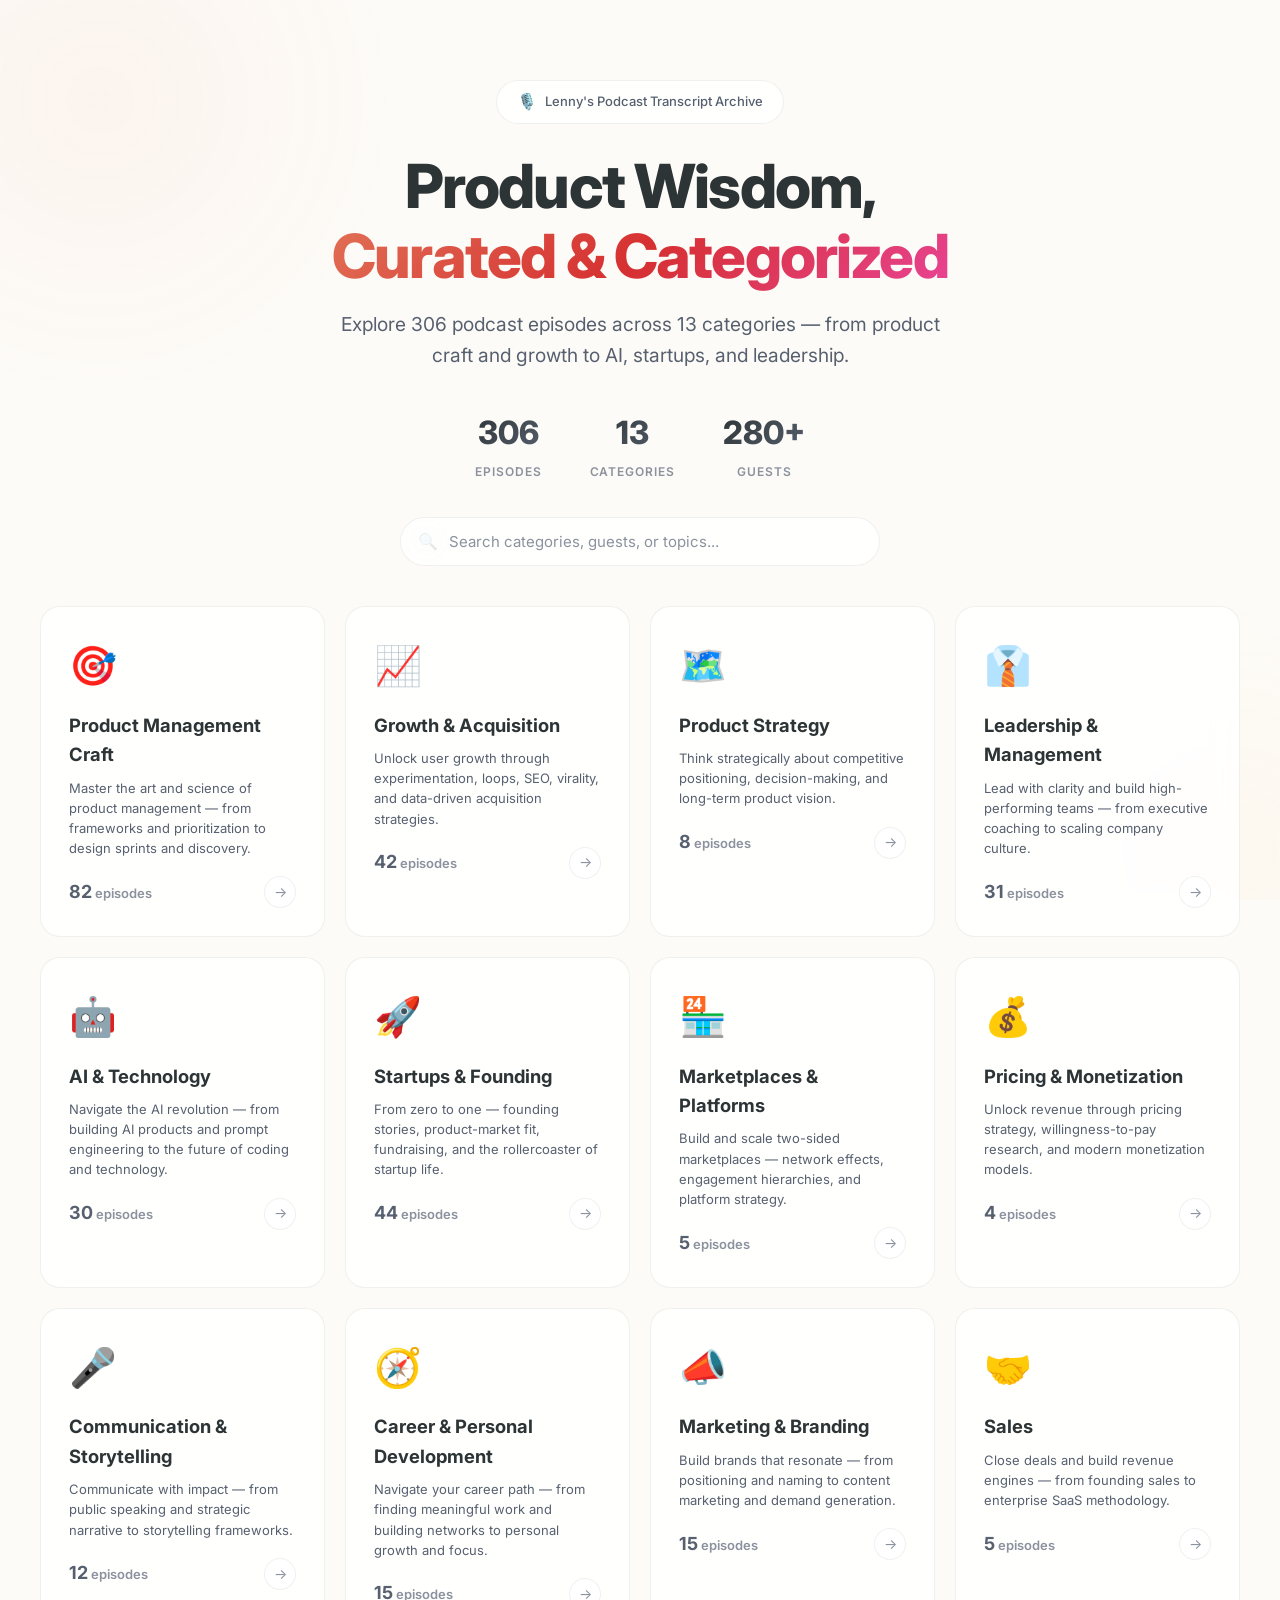
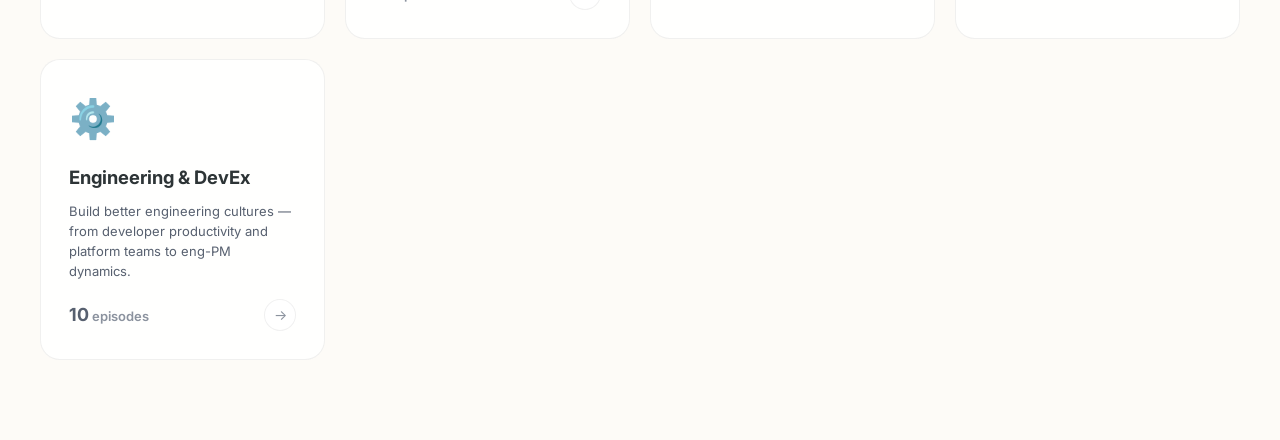
<file: Lenny's Podcast Transcripts Archive [public]/website/index.html>
<!DOCTYPE html>
<html lang="en">

<head>
  <meta charset="UTF-8">
  <meta name="viewport" content="width=device-width, initial-scale=1.0">
  <title>Lenny's Podcast — Knowledge Base</title>
  <meta name="description"
    content="Explore 306 podcast episodes from Lenny's Podcast, organized across 13 product categories. Discover insights on product management, growth, AI, startups, and more.">
  <link rel="stylesheet" href="styles.css">
</head>

<body>
  <div class="bg-ambient"></div>

  <div class="app" id="app">
    <!-- Hero Section -->
    <header class="hero" id="hero">
      <div class="hero-badge"><span>🎙️</span> Lenny's Podcast Transcript Archive</div>
      <h1>Product Wisdom,<br><span class="gradient-text">Curated & Categorized</span></h1>
      <p>Explore 306 podcast episodes across 13 categories — from product craft and growth to AI, startups, and
        leadership.</p>
      <div class="hero-stats">
        <div class="stat">
          <div class="stat-number">306</div>
          <div class="stat-label">Episodes</div>
        </div>
        <div class="stat">
          <div class="stat-number">13</div>
          <div class="stat-label">Categories</div>
        </div>
        <div class="stat">
          <div class="stat-number">280+</div>
          <div class="stat-label">Guests</div>
        </div>
      </div>
      <div class="search-container">
        <span class="search-icon">🔍</span>
        <input type="text" class="search-input" id="searchInput" placeholder="Search categories, guests, or topics...">
      </div>
    </header>

    <!-- Breadcrumb -->
    <nav class="breadcrumb" id="breadcrumb" style="display:none;"></nav>

    <!-- Main Content Area -->
    <main id="mainContent">
      <!-- Category Grid (rendered by JS) -->
      <div class="category-grid" id="categoryGrid"></div>
      <!-- Cards Section (rendered by JS) -->
      <div class="cards-section" id="cardsSection" style="display:none;"></div>
    </main>

    <!-- Detail Modal Overlay -->
    <div class="detail-overlay" id="detailOverlay">
      <div class="detail-panel" id="detailPanel"></div>
    </div>
  </div>

  <script src="summaries.js"></script>
  <script src="photos.js"></script>
  <script src="data.js"></script>
  <script src="app.js"></script>
</body>

</html>
</file>
<file: Lenny's Podcast Transcripts Archive [public]/website/styles.css>
/* ============================================
   Lenny's Podcast Knowledge Base
   Premium Dark Theme Design System
   ============================================ */

@import url('https://fonts.googleapis.com/css2?family=Inter:wght@300;400;500;600;700;800;900&display=swap');

/* ── CSS Custom Properties ── */
:root {
  --bg-primary: #fdfbf7;
  --bg-secondary: #ffffff;
  --bg-card: rgba(255, 255, 255, 0.9);
  --bg-glass: rgba(255, 255, 255, 0.85);
  --bg-glass-hover: rgba(255, 255, 255, 1);
  --border-glass: rgba(0, 0, 0, 0.06);
  --border-glass-hover: rgba(0, 0, 0, 0.12);
  --text-primary: #2d3436;
  --text-secondary: #57606f;
  --text-muted: #8b929e;
  --accent-coral: #e17055;
  --accent-purple: #6c5ce7;
  --radius-sm: 8px;
  --radius-md: 14px;
  --radius-lg: 20px;
  --radius-xl: 28px;
  --shadow-sm: 0 2px 10px rgba(0, 0, 0, 0.03);
  --shadow-md: 0 8px 30px rgba(0, 0, 0, 0.06);
  --shadow-lg: 0 16px 40px rgba(0, 0, 0, 0.08);
  --shadow-glow: 0 0 40px rgba(225, 112, 85, 0.15);
  --transition-fast: 0.2s cubic-bezier(0.4, 0, 0.2, 1);
  --transition-smooth: 0.4s cubic-bezier(0.4, 0, 0.2, 1);
  --transition-spring: 0.5s cubic-bezier(0.34, 1.56, 0.64, 1);
}

/* ── Reset & Base ── */
*,
*::before,
*::after {
  box-sizing: border-box;
  margin: 0;
  padding: 0;
}

html {
  scroll-behavior: smooth;
  -webkit-font-smoothing: antialiased;
  -moz-osx-font-smoothing: grayscale;
}

body {
  font-family: 'Inter', -apple-system, BlinkMacSystemFont, sans-serif;
  background: var(--bg-primary);
  color: var(--text-primary);
  min-height: 100vh;
  overflow-x: hidden;
  line-height: 1.6;
}

/* ── Animated Background ── */
.bg-ambient {
  position: fixed;
  inset: 0;
  z-index: 0;
  pointer-events: none;
  overflow: hidden;
}

.bg-ambient::before {
  content: '';
  position: absolute;
  top: -200px;
  left: -200px;
  width: 600px;
  height: 600px;
  border-radius: 50%;
  background: radial-gradient(circle, rgba(225, 112, 85, 0.05) 0%, transparent 70%);
  /* Soft Peach */
  animation: floatOrb 20s ease-in-out infinite;
}

.bg-ambient::after {
  content: '';
  position: absolute;
  bottom: -200px;
  right: -200px;
  width: 500px;
  height: 500px;
  border-radius: 50%;
  background: radial-gradient(circle, rgba(253, 203, 110, 0.05) 0%, transparent 70%);
  /* Soft Yellow */
  animation: floatOrb 25s ease-in-out infinite reverse;
}

@keyframes floatOrb {

  0%,
  100% {
    transform: translate(0, 0) scale(1);
  }

  25% {
    transform: translate(80px, -60px) scale(1.1);
  }

  50% {
    transform: translate(-40px, 80px) scale(0.9);
  }

  75% {
    transform: translate(60px, 40px) scale(1.05);
  }
}

/* ── Main Container ── */
.app {
  position: relative;
  z-index: 1;
  min-height: 100vh;
}

/* ── Hero Section ── */
.hero {
  padding: 80px 40px 40px;
  text-align: center;
  position: relative;
}

.hero-badge {
  display: inline-flex;
  align-items: center;
  gap: 8px;
  background: var(--bg-glass);
  border: 1px solid var(--border-glass);
  border-radius: 100px;
  padding: 8px 20px;
  font-size: 13px;
  font-weight: 500;
  color: var(--text-secondary);
  margin-bottom: 28px;
  backdrop-filter: blur(12px);
  animation: fadeSlideDown 0.6s ease-out;
}

.hero-badge span {
  font-size: 16px;
}

.hero h1 {
  font-size: clamp(2.2rem, 5vw, 3.8rem);
  font-weight: 800;
  letter-spacing: -0.03em;
  line-height: 1.15;
  margin-bottom: 18px;
  animation: fadeSlideDown 0.7s ease-out 0.1s both;
}

.hero h1 .gradient-text {
  background: linear-gradient(135deg, #e17055, #d63031, #e84393);
  -webkit-background-clip: text;
  -webkit-text-fill-color: transparent;
  background-clip: text;
}

.hero p {
  font-size: clamp(1rem, 2vw, 1.2rem);
  color: var(--text-secondary);
  max-width: 600px;
  margin: 0 auto 36px;
  font-weight: 400;
  animation: fadeSlideDown 0.7s ease-out 0.2s both;
}

.hero-stats {
  display: flex;
  justify-content: center;
  gap: 48px;
  margin-bottom: 36px;
  animation: fadeSlideDown 0.7s ease-out 0.3s both;
}

.stat {
  text-align: center;
}

.stat-number {
  font-size: 2rem;
  font-weight: 800;
  background: linear-gradient(135deg, var(--text-primary), var(--text-secondary));
  -webkit-background-clip: text;
  -webkit-text-fill-color: transparent;
  background-clip: text;
}

.stat-label {
  font-size: 12px;
  color: var(--text-muted);
  text-transform: uppercase;
  letter-spacing: 0.08em;
  font-weight: 600;
  margin-top: 4px;
}

/* ── Search Bar ── */
.search-container {
  max-width: 480px;
  margin: 0 auto;
  position: relative;
  animation: fadeSlideDown 0.7s ease-out 0.4s both;
}

.search-input {
  width: 100%;
  padding: 14px 20px 14px 48px;
  background: var(--bg-glass);
  border: 1px solid var(--border-glass);
  border-radius: 100px;
  color: var(--text-primary);
  font-size: 15px;
  font-family: inherit;
  outline: none;
  backdrop-filter: blur(12px);
  transition: var(--transition-smooth);
}

.search-input::placeholder {
  color: var(--text-muted);
}

.search-input:focus {
  border-color: rgba(108, 92, 231, 0.4);
  box-shadow: 0 0 0 4px rgba(108, 92, 231, 0.08), 0 0 30px rgba(108, 92, 231, 0.1);
}

.search-icon {
  position: absolute;
  left: 18px;
  top: 50%;
  transform: translateY(-50%);
  color: var(--text-muted);
  font-size: 16px;
  pointer-events: none;
}

/* ── Breadcrumb ── */
.breadcrumb {
  display: flex;
  align-items: center;
  gap: 8px;
  padding: 0 40px;
  margin-bottom: 24px;
  font-size: 14px;
  color: var(--text-muted);
  animation: fadeIn 0.3s ease-out;
}

.breadcrumb-item {
  cursor: pointer;
  transition: var(--transition-fast);
  padding: 4px 8px;
  border-radius: var(--radius-sm);
}

.breadcrumb-item:hover {
  color: var(--text-primary);
  background: var(--bg-glass);
}

.breadcrumb-item.active {
  color: var(--text-secondary);
  cursor: default;
}

.breadcrumb-item.active:hover {
  background: none;
  color: var(--text-secondary);
}

.breadcrumb-sep {
  opacity: 0.3;
}

/* ── Category Grid ── */
.category-grid {
  display: grid;
  grid-template-columns: repeat(auto-fill, minmax(280px, 1fr));
  gap: 20px;
  padding: 0 40px 80px;
  max-width: 1300px;
  margin: 0 auto;
}

.category-panel {
  background: var(--bg-glass);
  border: 1px solid var(--border-glass);
  border-radius: var(--radius-lg);
  padding: 28px;
  cursor: pointer;
  position: relative;
  overflow: hidden;
  backdrop-filter: blur(12px);
  transition: transform var(--transition-spring), box-shadow var(--transition-smooth), border-color var(--transition-smooth);
  animation: fadeSlideUp 0.5s ease-out both;
}

.category-panel::before {
  content: '';
  position: absolute;
  top: 0;
  left: 0;
  right: 0;
  height: 3px;
  border-radius: var(--radius-lg) var(--radius-lg) 0 0;
  opacity: 0;
  transition: opacity var(--transition-smooth);
}

.category-panel:hover {
  transform: translateY(-6px) scale(1.01);
  border-color: var(--border-glass-hover);
  box-shadow: var(--shadow-lg);
}

.category-panel:hover::before {
  opacity: 1;
}

.category-panel:active {
  transform: translateY(-2px) scale(0.99);
}

.panel-icon {
  font-size: 2.4rem;
  margin-bottom: 14px;
  display: block;
  filter: saturate(1.2);
  animation: pulseIcon 3s ease-in-out infinite;
}

@keyframes pulseIcon {

  0%,
  100% {
    transform: scale(1);
  }

  50% {
    transform: scale(1.06);
  }
}

.panel-name {
  font-size: 1.15rem;
  font-weight: 700;
  margin-bottom: 8px;
  color: var(--text-primary);
}

.panel-description {
  font-size: 13px;
  color: var(--text-secondary);
  line-height: 1.55;
  margin-bottom: 18px;
}

.panel-footer {
  display: flex;
  align-items: center;
  justify-content: space-between;
}

.panel-count {
  font-size: 13px;
  font-weight: 600;
  color: var(--text-muted);
}

.panel-count strong {
  color: var(--text-secondary);
  font-size: 18px;
}

.panel-arrow {
  width: 32px;
  height: 32px;
  border-radius: 50%;
  background: var(--bg-glass);
  border: 1px solid var(--border-glass);
  display: flex;
  align-items: center;
  justify-content: center;
  font-size: 14px;
  color: var(--text-muted);
  transition: all var(--transition-smooth);
}

.category-panel:hover .panel-arrow {
  transform: translateX(4px);
  border-color: var(--border-glass-hover);
  color: var(--text-secondary);
}

/* ── Guest Cards Section ── */
.cards-section {
  padding: 0 40px 80px;
  max-width: 1300px;
  margin: 0 auto;
}

.cards-header {
  display: flex;
  align-items: center;
  gap: 16px;
  margin-bottom: 32px;
  animation: fadeSlideDown 0.4s ease-out;
}

.cards-header-icon {
  font-size: 2.4rem;
  width: 56px;
  height: 56px;
  display: flex;
  align-items: center;
  justify-content: center;
  border-radius: var(--radius-md);
  background: var(--bg-glass);
  border: 1px solid var(--border-glass);
}

.cards-header-info h2 {
  font-size: 1.5rem;
  font-weight: 700;
  letter-spacing: -0.02em;
}

.cards-header-info p {
  font-size: 13px;
  color: var(--text-secondary);
  margin-top: 4px;
}

.cards-grid {
  display: grid;
  grid-template-columns: repeat(auto-fill, minmax(300px, 1fr));
  gap: 16px;
}

.guest-card {
  background: var(--bg-glass);
  border: 1px solid var(--border-glass);
  border-radius: var(--radius-md);
  padding: 22px;
  cursor: pointer;
  transition: all var(--transition-spring);
  position: relative;
  overflow: hidden;
  animation: fadeSlideUp 0.4s ease-out both;
}

.guest-card::after {
  content: '';
  position: absolute;
  top: 0;
  left: 0;
  width: 3px;
  height: 100%;
  border-radius: 3px 0 0 3px;
  opacity: 0;
  transition: opacity var(--transition-smooth);
}

.guest-card:hover {
  transform: translateY(-4px);
  border-color: var(--border-glass-hover);
  box-shadow: var(--shadow-md);
  background: var(--bg-glass-hover);
}

.guest-card:hover::after {
  opacity: 1;
}

.guest-card:active {
  transform: translateY(-1px) scale(0.99);
}

.guest-avatar {
  width: 44px;
  height: 44px;
  border-radius: 50%;
  display: flex;
  align-items: center;
  justify-content: center;
  font-size: 18px;
  font-weight: 700;
  color: rgba(255, 255, 255, 0.9);
  margin-bottom: 14px;
  position: relative;
}

.guest-avatar::after {
  content: '';
  position: absolute;
  inset: -2px;
  border-radius: 50%;
  border: 2px solid transparent;
  background: inherit;
  -webkit-mask: linear-gradient(#fff 0 0) content-box, linear-gradient(#fff 0 0);
  -webkit-mask-composite: xor;
  mask-composite: exclude;
  opacity: 0;
  transition: opacity var(--transition-smooth);
}

.guest-card:hover .guest-avatar::after {
  opacity: 0.4;
}

.guest-avatar-img {
  width: 100%;
  height: 100%;
  object-fit: cover;
  border-radius: 50%;
  display: block;
}

.detail-avatar-img {
  width: 100%;
  height: 100%;
  object-fit: cover;
  border-radius: 50%;
  display: block;
}

.guest-name {
  font-size: 1rem;
  font-weight: 600;
  margin-bottom: 6px;
  color: var(--text-primary);
}

.guest-topic {
  font-size: 13px;
  color: var(--text-secondary);
  line-height: 1.5;
  margin-bottom: 12px;
}

.guest-tags {
  display: flex;
  gap: 6px;
  flex-wrap: wrap;
}

.tag {
  font-size: 11px;
  font-weight: 600;
  padding: 3px 10px;
  border-radius: 100px;
  background: rgba(0, 0, 0, 0.04);
  border: 1px solid rgba(0, 0, 0, 0.06);
  color: var(--text-secondary);
  letter-spacing: 0.03em;
}

/* ── Detail View (Modal) ── */
.detail-overlay {
  position: fixed;
  inset: 0;
  z-index: 100;
  background: rgba(0, 0, 0, 0.6);
  backdrop-filter: blur(8px);
  display: flex;
  align-items: center;
  justify-content: center;
  padding: 40px;
  opacity: 0;
  pointer-events: none;
  transition: opacity var(--transition-smooth);
}

.detail-overlay.active {
  opacity: 1;
  pointer-events: all;
}

.detail-panel {
  background: var(--bg-secondary);
  border: 1px solid var(--border-glass);
  border-radius: var(--radius-xl);
  width: 100%;
  max-width: 720px;
  max-height: 85vh;
  overflow-y: auto;
  position: relative;
  transform: translateY(30px) scale(0.95);
  transition: transform var(--transition-spring);
  scrollbar-width: thin;
  scrollbar-color: rgba(0, 0, 0, 0.1) transparent;
}

.detail-overlay.active .detail-panel {
  transform: translateY(0) scale(1);
}

.detail-panel::-webkit-scrollbar {
  width: 6px;
}

.detail-panel::-webkit-scrollbar-track {
  background: transparent;
}

.detail-panel::-webkit-scrollbar-thumb {
  background: rgba(0, 0, 0, 0.1);
  border-radius: 3px;
}

.detail-close {
  position: sticky;
  top: 0;
  z-index: 10;
  display: flex;
  justify-content: flex-end;
  padding: 20px 24px 0;
}

.detail-close-btn {
  width: 36px;
  height: 36px;
  border-radius: 50%;
  border: 1px solid var(--border-glass);
  background: var(--bg-glass);
  color: var(--text-secondary);
  font-size: 16px;
  cursor: pointer;
  transition: all var(--transition-fast);
  display: flex;
  align-items: center;
  justify-content: center;
  backdrop-filter: blur(12px);
}

.detail-close-btn:hover {
  background: var(--bg-glass-hover);
  color: var(--text-primary);
  border-color: var(--border-glass-hover);
}

.detail-content {
  padding: 10px 36px 40px;
}

.detail-avatar {
  width: 64px;
  height: 64px;
  border-radius: 50%;
  display: flex;
  align-items: center;
  justify-content: center;
  font-size: 26px;
  font-weight: 700;
  color: rgba(255, 255, 255, 0.9);
  margin-bottom: 20px;
}

.detail-category-label {
  display: inline-flex;
  align-items: center;
  gap: 6px;
  font-size: 12px;
  font-weight: 600;
  color: var(--text-muted);
  text-transform: uppercase;
  letter-spacing: 0.08em;
  margin-bottom: 10px;
}

.detail-name {
  font-size: 1.8rem;
  font-weight: 800;
  letter-spacing: -0.03em;
  margin-bottom: 8px;
}

.detail-topic {
  font-size: 1.05rem;
  color: var(--text-secondary);
  margin-bottom: 20px;
  line-height: 1.5;
}

.detail-tags {
  display: flex;
  gap: 8px;
  margin-bottom: 32px;
  flex-wrap: wrap;
}

.detail-tag {
  font-size: 12px;
  font-weight: 600;
  padding: 5px 14px;
  border-radius: 100px;
  border: 1px solid rgba(0, 0, 0, 0.08);
  color: var(--text-secondary);
}

.detail-divider {
  height: 1px;
  background: var(--border-glass);
  margin-bottom: 28px;
}

.detail-section-title {
  font-size: 12px;
  font-weight: 700;
  text-transform: uppercase;
  letter-spacing: 0.1em;
  color: var(--text-muted);
  margin-bottom: 16px;
}

.detail-transcript {
  padding: 20px 24px;
  background: rgba(0, 0, 0, 0.03);
  border-radius: var(--radius-md);
  border: 1px solid var(--border-glass);
  margin-bottom: 24px;
}

.detail-transcript p {
  font-size: 14px;
  color: var(--text-secondary);
  line-height: 1.75;
  margin-bottom: 16px;
}

.detail-transcript p:last-child {
  margin-bottom: 0;
}

.detail-transcript .speaker {
  font-weight: 700;
  color: var(--text-primary);
}

.detail-transcript .speaker.host {
  color: var(--accent-purple);
}

.detail-info-grid {
  display: grid;
  grid-template-columns: 1fr 1fr;
  gap: 12px;
  margin-bottom: 24px;
}

.detail-info-item {
  background: var(--bg-glass);
  border: 1px solid var(--border-glass);
  border-radius: var(--radius-sm);
  padding: 14px 16px;
}

.detail-info-label {
  font-size: 11px;
  font-weight: 600;
  text-transform: uppercase;
  letter-spacing: 0.08em;
  color: var(--text-muted);
  margin-bottom: 4px;
}

.detail-info-value {
  font-size: 14px;
  font-weight: 600;
  color: var(--text-primary);
}

/* ── Back Button ── */
.back-btn {
  display: inline-flex;
  align-items: center;
  gap: 8px;
  padding: 10px 20px;
  border-radius: 100px;
  background: var(--bg-glass);
  border: 1px solid var(--border-glass);
  color: var(--text-secondary);
  font-size: 14px;
  font-weight: 500;
  cursor: pointer;
  font-family: inherit;
  transition: all var(--transition-fast);
  margin-bottom: 24px;
  backdrop-filter: blur(12px);
}

.back-btn:hover {
  color: var(--text-primary);
  background: var(--bg-glass-hover);
  border-color: var(--border-glass-hover);
  transform: translateX(-3px);
}

/* ── Empty State ── */
.empty-state {
  text-align: center;
  padding: 60px 20px;
  color: var(--text-muted);
}

.empty-state-icon {
  font-size: 3rem;
  margin-bottom: 16px;
  opacity: 0.5;
}

.empty-state h3 {
  font-size: 1.1rem;
  font-weight: 600;
  color: var(--text-secondary);
  margin-bottom: 8px;
}

.empty-state p {
  font-size: 14px;
}

/* ── Keyframe Animations ── */
@keyframes fadeSlideDown {
  from {
    opacity: 0;
    transform: translateY(-16px);
  }

  to {
    opacity: 1;
    transform: translateY(0);
  }
}

@keyframes fadeSlideUp {
  from {
    opacity: 0;
    transform: translateY(20px);
  }

  to {
    opacity: 1;
    transform: translateY(0);
  }
}

@keyframes fadeIn {
  from {
    opacity: 0;
  }

  to {
    opacity: 1;
  }
}

@keyframes shimmer {
  0% {
    background-position: -100% 0;
  }

  100% {
    background-position: 200% 0;
  }
}

@keyframes scaleIn {
  from {
    opacity: 0;
    transform: scale(0.9);
  }

  to {
    opacity: 1;
    transform: scale(1);
  }
}

/* ── Responsive ── */
@media (max-width: 768px) {
  .hero {
    padding: 60px 20px 32px;
  }

  .hero-stats {
    gap: 24px;
  }

  .stat-number {
    font-size: 1.5rem;
  }

  .category-grid {
    padding: 0 20px 60px;
    grid-template-columns: 1fr;
  }

  .cards-section {
    padding: 0 20px 60px;
  }

  .cards-grid {
    grid-template-columns: 1fr;
  }

  .breadcrumb {
    padding: 0 20px;
  }

  .detail-overlay {
    padding: 16px;
  }

  .detail-content {
    padding: 10px 24px 32px;
  }

  .detail-info-grid {
    grid-template-columns: 1fr;
  }

  .detail-name {
    font-size: 1.4rem;
  }
}

@media (max-width: 480px) {
  .hero h1 {
    font-size: 1.8rem;
  }

  .hero-stats {
    flex-direction: column;
    gap: 12px;
  }
}

/* ── Utility: Stagger Delays ── */
.stagger-1 {
  animation-delay: 0.05s;
}

.stagger-2 {
  animation-delay: 0.1s;
}

.stagger-3 {
  animation-delay: 0.15s;
}

.stagger-4 {
  animation-delay: 0.2s;
}

.stagger-5 {
  animation-delay: 0.25s;
}

.stagger-6 {
  animation-delay: 0.3s;
}

.stagger-7 {
  animation-delay: 0.35s;
}

.stagger-8 {
  animation-delay: 0.4s;
}

.stagger-9 {
  animation-delay: 0.45s;
}

.stagger-10 {
  animation-delay: 0.5s;
}

.stagger-11 {
  animation-delay: 0.55s;
}

.stagger-12 {
  animation-delay: 0.6s;
}

.stagger-13 {
  animation-delay: 0.65s;
}
</file>
